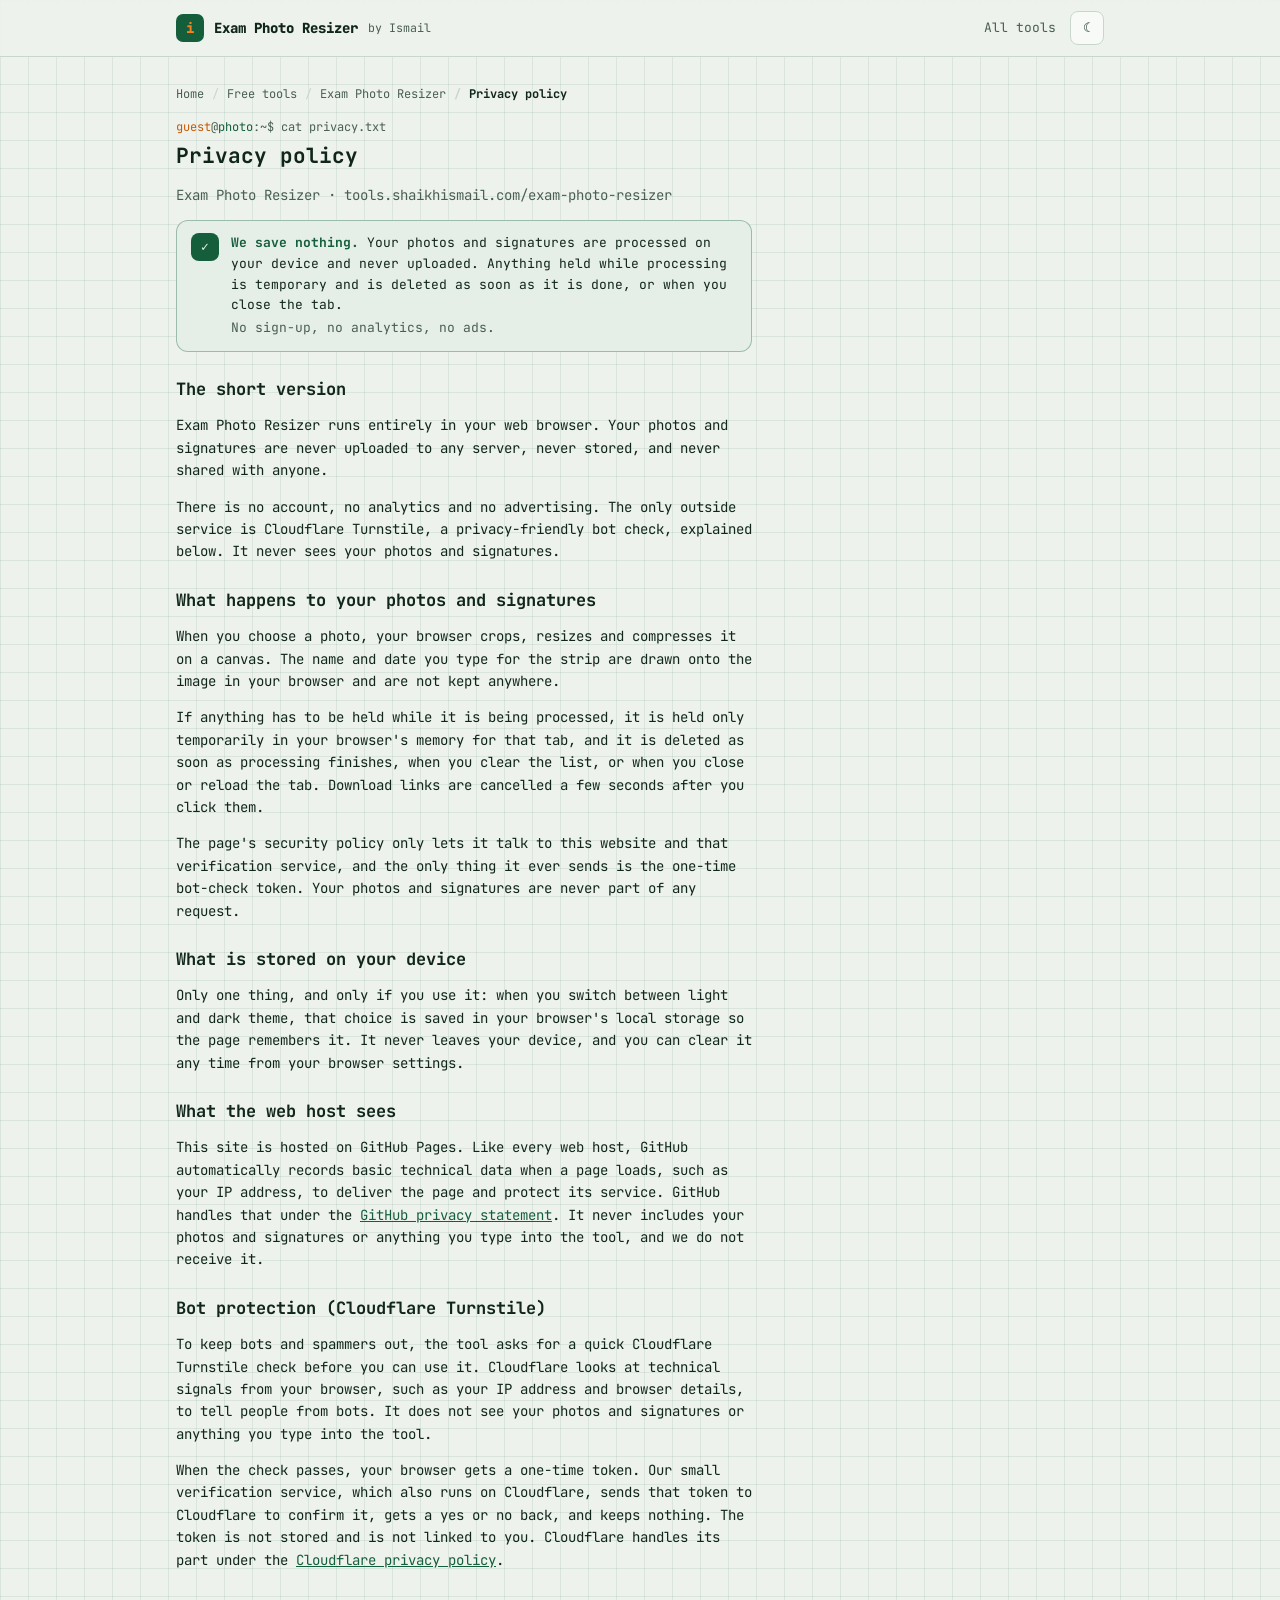
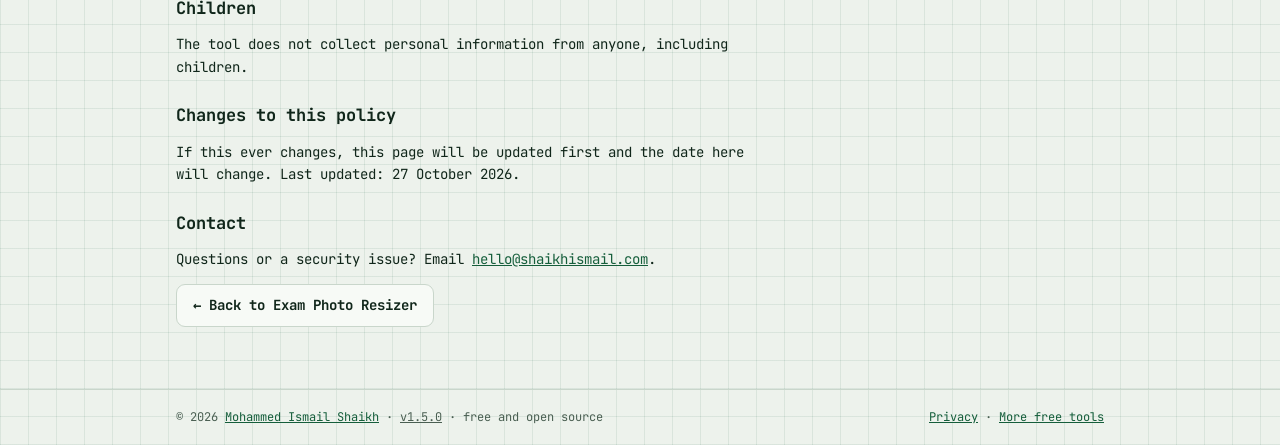
<file: public/privacy.html>
<!doctype html>
<html lang="en">
<head>
<meta charset="utf-8">
<meta http-equiv="Content-Security-Policy" content="default-src 'none'; script-src 'self' https://challenges.cloudflare.com; frame-src https://challenges.cloudflare.com; style-src 'self' 'unsafe-inline'; img-src 'self' data: blob:; font-src 'self'; connect-src 'self' https://*.workers.dev; form-action 'none'; base-uri 'none'">
<meta name="referrer" content="no-referrer">
<meta name="viewport" content="width=device-width, initial-scale=1">
<!-- seo -->
<title>Privacy policy: Exam Photo Resizer</title>
<meta name="description" content="Privacy policy for Exam Photo Resizer: nothing you use it with is uploaded, saved or tracked.">
<meta name="robots" content="index, follow">
<link rel="canonical" href="https://tools.shaikhismail.com/exam-photo-resizer/privacy.html">
<meta name="author" content="Mohammed Ismail Shaikh">
<meta name="theme-color" content="#155E3B">
<meta property="og:type" content="website">
<meta property="og:site_name" content="Free tools by Ismail Shaikh">
<meta property="og:locale" content="en_IN">
<meta property="og:url" content="https://tools.shaikhismail.com/exam-photo-resizer/privacy.html">
<meta property="og:title" content="Privacy policy: Exam Photo Resizer">
<meta property="og:description" content="Privacy policy for Exam Photo Resizer: nothing you use it with is uploaded, saved or tracked.">
<meta property="og:image" content="https://tools.shaikhismail.com/exam-photo-resizer/assets/og.png">
<meta property="og:image:width" content="1200">
<meta property="og:image:height" content="630">
<meta name="twitter:card" content="summary_large_image">
<script type="application/ld+json">{"@context":"https://schema.org","@graph":[{"@type":"BreadcrumbList","itemListElement":[{"@type":"ListItem","position":1,"name":"Home","item":"https://shaikhismail.com/"},{"@type":"ListItem","position":2,"name":"Free tools","item":"https://tools.shaikhismail.com/"},{"@type":"ListItem","position":3,"name":"Exam Photo Resizer","item":"https://tools.shaikhismail.com/exam-photo-resizer/"},{"@type":"ListItem","position":4,"name":"Privacy policy","item":"https://tools.shaikhismail.com/exam-photo-resizer/privacy.html"}]}]}</script>
<!-- /seo -->
<link rel="icon" href="data:image/svg+xml,<svg xmlns='http://www.w3.org/2000/svg' viewBox='0 0 100 100'><rect width='100' height='100' rx='22' fill='%23155E3B'/><text x='50' y='68' font-size='58' text-anchor='middle' fill='%23F5821F' font-family='monospace' font-weight='bold'>i</text></svg>">
<link rel="stylesheet" href="assets/css/tool.css?v=1.5.0">
</head>
<body>
<header class="top">
  <div class="wrap">
    <a class="brand" href="https://shaikhismail.com/"><span class="logo">i</span>Exam Photo Resizer <small>by Ismail</small></a>
    <nav>
      <a class="hide-sm" href="/">All tools</a>
      <button class="theme-btn" id="themeBtn" type="button" aria-label="Toggle theme">☾</button>
    </nav>
  </div>
</header>

<main>
  <div class="wrap">
<!-- crumbs -->
    <nav class="crumbs" aria-label="Breadcrumb"><ol><li><a href="https://shaikhismail.com/">Home</a></li><li><a href="/">Free tools</a></li><li><a href="/exam-photo-resizer/">Exam Photo Resizer</a></li><li aria-current="page">Privacy policy</li></ol></nav>
<!-- /crumbs -->
    <article class="prose">
      <div class="prompt" aria-hidden="true"><span class="u">guest</span>@<span class="d">photo</span>:~$ cat privacy.txt</div>
      <h1>Privacy policy</h1>
      <p class="muted">Exam Photo Resizer · tools.shaikhismail.com/exam-photo-resizer</p>
      <div class="notice" role="note"><span class="ico" aria-hidden="true">✓</span><div><strong>We save nothing.</strong> Your photos and signatures are processed on your device and never uploaded. Anything held while processing is temporary and is deleted as soon as it is done, or when you close the tab.<p>No sign-up, no analytics, no ads.</p></div></div>
<h2>The short version</h2>
<p>Exam Photo Resizer runs entirely in your web browser. Your photos and signatures are never uploaded to any server, never stored, and never shared with anyone.</p>
<p>There is no account, no analytics and no advertising. The only outside service is Cloudflare Turnstile, a privacy-friendly bot check, explained below. It never sees your photos and signatures.</p>
<h2>What happens to your photos and signatures</h2>
<p>When you choose a photo, your browser crops, resizes and compresses it on a canvas. The name and date you type for the strip are drawn onto the image in your browser and are not kept anywhere.</p>
<p>If anything has to be held while it is being processed, it is held only temporarily in your browser's memory for that tab, and it is deleted as soon as processing finishes, when you clear the list, or when you close or reload the tab. Download links are cancelled a few seconds after you click them.</p>
<p>The page's security policy only lets it talk to this website and that verification service, and the only thing it ever sends is the one-time bot-check token. Your photos and signatures are never part of any request.</p>
<h2>What is stored on your device</h2>
<p>Only one thing, and only if you use it: when you switch between light and dark theme, that choice is saved in your browser's local storage so the page remembers it. It never leaves your device, and you can clear it any time from your browser settings.</p>
<h2>What the web host sees</h2>
<p>This site is hosted on GitHub Pages. Like every web host, GitHub automatically records basic technical data when a page loads, such as your IP address, to deliver the page and protect its service. GitHub handles that under the <a href="https://docs.github.com/en/site-policy/privacy-policies/github-general-privacy-statement" rel="noopener">GitHub privacy statement</a>. It never includes your photos and signatures or anything you type into the tool, and we do not receive it.</p>
<h2>Bot protection (Cloudflare Turnstile)</h2>
<p>To keep bots and spammers out, the tool asks for a quick Cloudflare Turnstile check before you can use it. Cloudflare looks at technical signals from your browser, such as your IP address and browser details, to tell people from bots. It does not see your photos and signatures or anything you type into the tool.</p>
<p>When the check passes, your browser gets a one-time token. Our small verification service, which also runs on Cloudflare, sends that token to Cloudflare to confirm it, gets a yes or no back, and keeps nothing. The token is not stored and is not linked to you. Cloudflare handles its part under the <a href="https://www.cloudflare.com/privacypolicy/" rel="noopener">Cloudflare privacy policy</a>.</p>
<h2>Children</h2>
<p>The tool does not collect personal information from anyone, including children.</p>
<h2>Changes to this policy</h2>
<p>If this ever changes, this page will be updated first and the date here will change. Last updated: 27 October 2026.</p>
<h2>Contact</h2>
<p>Questions or a security issue? Email <a href="mailto:hello@shaikhismail.com">hello@shaikhismail.com</a>.</p>
      <p><a class="btn" href="./">← Back to Exam Photo Resizer</a></p>
    </article>
  </div>
</main>

<footer class="foot">
  <div class="wrap">
    <span>&copy; <span id="yr">2026</span> <a href="https://shaikhismail.com/">Mohammed Ismail Shaikh</a> · <a class="ver" id="ver" href="https://github.com/mdism/exam-photo-resizer/blob/main/CHANGELOG.md" target="_blank" rel="noopener" title="What changed in this version">v1.5.0</a> · free and open source</span>
    <span><a href="privacy.html">Privacy</a> · <a href="/">More free tools</a></span>
  </div>
</footer>

<script src="assets/js/common.js?v=1.5.0"></script>
</body>
</html>
</file>
<file: public/assets/css/tool.css>
/* Shared styles for the shaikhismail.com free tools.
   Same tokens as the main site: sage paper + forest ink, mint in dark mode, orange for actions. */

/* Font is served from this site (no Google Fonts), so no visitor data goes to a third party. */
@font-face { font-family: 'JetBrains Mono'; font-style: normal; font-weight: 400; font-display: swap; src: url('../fonts/jetbrains-mono-latin-400-normal.woff2') format('woff2'); }
@font-face { font-family: 'JetBrains Mono'; font-style: normal; font-weight: 500; font-display: swap; src: url('../fonts/jetbrains-mono-latin-500-normal.woff2') format('woff2'); }
@font-face { font-family: 'JetBrains Mono'; font-style: normal; font-weight: 700; font-display: swap; src: url('../fonts/jetbrains-mono-latin-700-normal.woff2') format('woff2'); }
@font-face { font-family: 'JetBrains Mono'; font-style: normal; font-weight: 800; font-display: swap; src: url('../fonts/jetbrains-mono-latin-800-normal.woff2') format('woff2'); }

/* ============ TOKENS ============ */
:root {
  --bg:        #EDF2EC;
  --bg-alt:    #E2EADF;
  --surface:   #F7FAF6;
  --ink:       #10261A;
  --ink-soft:  #4A5F52;
  --line:      #C9D6CB;
  --green:     #155E3B;
  --green-2:   #1F8A57;
  --orange:    #C85A06;
  --orange-ink:#FFFFFF;
  --danger:    #B42318;
  --grid:      rgba(21, 94, 59, .09);
  --font:      'JetBrains Mono', ui-monospace, 'SFMono-Regular', Menlo, Consolas, 'DejaVu Sans Mono', monospace;
  color-scheme: light;
}
@media (prefers-color-scheme: dark) {
  :root:not([data-theme="light"]) {
    --bg:        #0E1A14;
    --bg-alt:    #12221A;
    --surface:   #152A1F;
    --ink:       #E3EFE6;
    --ink-soft:  #93AB9C;
    --line:      #25402F;
    --green:     #5FD39A;
    --green-2:   #3FB57C;
    --orange:    #FF9A3D;
    --orange-ink:#1A0F05;
    --danger:    #FF8A7A;
    --grid:      rgba(95, 211, 154, .07);
    color-scheme: dark;
  }
}
:root[data-theme="dark"] {
  --bg:        #0E1A14;
  --bg-alt:    #12221A;
  --surface:   #152A1F;
  --ink:       #E3EFE6;
  --ink-soft:  #93AB9C;
  --line:      #25402F;
  --green:     #5FD39A;
  --green-2:   #3FB57C;
  --orange:    #FF9A3D;
  --orange-ink:#1A0F05;
  --danger:    #FF8A7A;
  --grid:      rgba(95, 211, 154, .07);
  color-scheme: dark;
}

/* ============ BASE ============ */
*, *::before, *::after { box-sizing: border-box; }
html { -webkit-text-size-adjust: 100%; }
body {
  margin: 0; min-height: 100vh; display: flex; flex-direction: column;
  font-family: var(--font); font-size: 14px; line-height: 1.6;
  color: var(--ink); background-color: var(--bg);
  background-image: linear-gradient(var(--grid) 1px, transparent 1px), linear-gradient(90deg, var(--grid) 1px, transparent 1px);
  background-size: 28px 28px;
}
a { color: var(--green); }
h1, h2, h3 { line-height: 1.25; margin: 0 0 .4em; }
.wrap { width: 100%; max-width: 960px; margin: 0 auto; padding: 0 16px; }
.muted { color: var(--ink-soft); }
.sr-only { position: absolute; width: 1px; height: 1px; overflow: hidden; clip: rect(0 0 0 0); white-space: nowrap; }
:focus-visible { outline: 2px solid var(--orange); outline-offset: 2px; }

/* ============ HEADER / FOOTER ============ */
.top { border-bottom: 1px solid var(--line); background: color-mix(in srgb, var(--bg) 88%, transparent); backdrop-filter: blur(6px); position: sticky; top: 0; z-index: 10; }
.top .wrap { display: flex; align-items: center; justify-content: space-between; gap: 12px; height: 56px; }
.brand { display: flex; align-items: center; gap: 10px; text-decoration: none; color: var(--ink); font-weight: 800; }
.brand .logo { width: 28px; height: 28px; border-radius: 7px; background: #155E3B; color: #F5821F; display: grid; place-items: center; font-weight: 800; }
.brand small { font-weight: 400; color: var(--ink-soft); }
.top nav { display: flex; align-items: center; gap: 14px; font-size: 13px; }
.top nav a { text-decoration: none; color: var(--ink-soft); }
.top nav a:hover { color: var(--green); }
.theme-btn { border: 1px solid var(--line); background: var(--surface); color: var(--ink); border-radius: 8px; width: 34px; height: 34px; cursor: pointer; font: inherit; }
main { flex: 1; padding: 28px 0 48px; }
.foot { border-top: 1px solid var(--line); padding: 18px 0; font-size: 12px; color: var(--ink-soft); }
.foot .wrap { display: flex; flex-wrap: wrap; justify-content: space-between; gap: 8px; }

/* ============ PAGE PIECES ============ */
.prompt { font-size: 12px; color: var(--ink-soft); margin-bottom: 6px; }
.prompt .u { color: var(--orange); } .prompt .d { color: var(--green); }
.lead { color: var(--ink-soft); margin: 0 0 22px; max-width: 64ch; }
.card { background: var(--surface); border: 1px solid var(--line); border-radius: 12px; padding: 18px; }
.stack > * + * { margin-top: 16px; }
.grid-2 { display: grid; grid-template-columns: repeat(auto-fit, minmax(260px, 1fr)); gap: 16px; }
.notice { display: flex; gap: 12px; align-items: flex-start; background: color-mix(in srgb, var(--green) 8%, var(--surface)); border: 1px solid color-mix(in srgb, var(--green) 35%, transparent); border-radius: 12px; padding: 12px 14px; font-size: 13px; max-width: 72ch; }
.notice .ico { flex: none; width: 28px; height: 28px; border-radius: 8px; display: grid; place-items: center; background: var(--green); color: var(--bg); font-weight: 800; }
.notice strong { color: var(--green); }
.notice p { margin: 2px 0 0; color: var(--ink-soft); }
.gate { display: flex; flex-wrap: wrap; gap: 8px 16px; align-items: center; background: var(--surface); border: 1px dashed var(--line); border-radius: 12px; padding: 12px 14px; }
.gate .gate-title { font-size: 13px; font-weight: 700; }
.gate .gate-state { font-size: 12px; color: var(--ink-soft); flex-basis: 100%; }
.gate .gate-widget { min-height: 65px; }
[data-gated].locked { opacity: .45; filter: grayscale(.4); pointer-events: none; user-select: none; }
.ver { color: inherit; }
.prose { max-width: 72ch; }
.prose h2 { font-size: 17px; margin-top: 1.6em; }
.prose li + li { margin-top: 4px; }

/* Drop zone */
.drop { display: block; border: 2px dashed var(--line); border-radius: 12px; padding: 28px 16px; text-align: center; cursor: pointer; background: var(--surface); transition: border-color .15s, background .15s; }
.drop:hover, .drop.over { border-color: var(--green); background: color-mix(in srgb, var(--green) 6%, var(--surface)); }
.drop strong { display: block; font-size: 15px; }
.drop input { position: absolute; width: 1px; height: 1px; opacity: 0; }

/* Form controls */
label.f, div.f { display: block; font-size: 12px; color: var(--ink-soft); margin-bottom: 4px; }
input[type=number], input[type=text], input[type=date], input[type=time], input[type=password], select {
  width: 100%; font: inherit; color: var(--ink); background: var(--bg); border: 1px solid var(--line);
  border-radius: 8px; padding: 8px 10px; min-height: 38px;
}
input[type=range] { width: 100%; accent-color: var(--green); }
.row { display: flex; flex-wrap: wrap; gap: 12px; align-items: end; }
.row > * { flex: 1 1 140px; }
.seg { display: inline-flex; border: 1px solid var(--line); border-radius: 9px; overflow: hidden; flex-wrap: wrap; }
.seg button { font: inherit; font-size: 13px; border: 0; background: var(--surface); color: var(--ink); padding: 7px 14px; cursor: pointer; }
.seg button + button { border-left: 1px solid var(--line); }
.seg button[aria-pressed=true] { background: var(--green); color: var(--bg); }

.btn { font: inherit; font-weight: 700; border: 1px solid var(--line); background: var(--surface); color: var(--ink); border-radius: 9px; padding: 9px 16px; cursor: pointer; text-decoration: none; display: inline-flex; align-items: center; gap: 6px; }
.btn:hover { border-color: var(--green); }
.btn.primary { background: var(--orange); border-color: var(--orange); color: var(--orange-ink); }
.btn.primary:hover { filter: brightness(1.07); }
.btn:disabled { opacity: .5; cursor: not-allowed; }
.btn.small { padding: 5px 10px; font-size: 12px; font-weight: 500; }
.actions { display: flex; flex-wrap: wrap; gap: 10px; }

/* Result lists */
.list { list-style: none; margin: 0; padding: 0; }
.item { display: flex; align-items: center; gap: 12px; padding: 10px 0; border-top: 1px solid var(--line); }
.item:first-child { border-top: 0; }
.item .thumb { width: 52px; height: 52px; object-fit: cover; border-radius: 8px; border: 1px solid var(--line); flex: none; background: var(--bg-alt); }
.item .info { flex: 1; min-width: 0; }
.item .name { font-weight: 700; overflow: hidden; text-overflow: ellipsis; white-space: nowrap; }
.item .meta { font-size: 12px; color: var(--ink-soft); }
.good { color: var(--green); font-weight: 700; }
.warn { color: var(--orange); font-weight: 700; }
.err  { color: var(--danger); }

/* Stat tiles and tables */
.stats { display: grid; grid-template-columns: repeat(auto-fit, minmax(150px, 1fr)); gap: 12px; }
.stat { background: var(--bg); border: 1px solid var(--line); border-radius: 10px; padding: 12px; }
.stat .k { font-size: 12px; color: var(--ink-soft); }
.stat .v { font-size: 20px; font-weight: 800; font-variant-numeric: tabular-nums; }
.stat.hl .v { color: var(--green); }
.table-wrap { overflow-x: auto; }
table { border-collapse: collapse; width: 100%; font-size: 13px; font-variant-numeric: tabular-nums; }
th, td { text-align: right; padding: 7px 10px; border-bottom: 1px solid var(--line); white-space: nowrap; }
th:first-child, td:first-child { text-align: left; }
th { color: var(--ink-soft); font-weight: 500; }

.tabs { display: flex; gap: 6px; margin-bottom: 16px; flex-wrap: wrap; }
.tabs button { font: inherit; border: 1px solid var(--line); background: var(--surface); color: var(--ink); border-radius: 999px; padding: 6px 16px; cursor: pointer; }
.tabs button[aria-selected=true] { background: var(--green); border-color: var(--green); color: var(--bg); }
[hidden] { display: none !important; }

@media (max-width: 560px) {
  .top nav .hide-sm { display: none; }
  .brand small { display: none; }
}

/* ============ TOOLS INDEX (tools.shaikhismail.com) ============ */
.tools-grid { display: grid; grid-template-columns: repeat(auto-fill, minmax(250px, 1fr)); gap: 16px; }
.tool { display: flex; flex-direction: column; gap: 10px; background: var(--surface); border: 1px solid var(--line); border-radius: 12px; padding: 16px; color: var(--ink); text-decoration: none; transition: border-color .15s, transform .15s; }
a.tool:hover { border-color: var(--green); transform: translateY(-2px); }
.tool .ico { width: 40px; height: 40px; border-radius: 10px; display: grid; place-items: center; background: color-mix(in srgb, var(--green) 14%, transparent); color: var(--green); font-weight: 800; font-size: 15px; }
.tool h2 { margin: 0; font-size: 16px; }
.tool p { margin: 0; font-size: 13px; color: var(--ink-soft); flex: 1; }
.tool .meta { display: flex; justify-content: space-between; gap: 10px; font-size: 12px; color: var(--ink-soft); }
.tool .go { color: var(--orange); font-weight: 700; }
.tool.soon { border-style: dashed; }

/* ============ BREADCRUMB ============ */
.crumbs ol { list-style: none; margin: 0 0 14px; padding: 0; display: flex; flex-wrap: wrap; gap: 4px 0; font-size: 12px; color: var(--ink-soft); }
.crumbs li + li::before { content: '/'; margin: 0 8px; color: var(--line); }
.crumbs a { color: var(--ink-soft); text-decoration: none; }
.crumbs a:hover { color: var(--green); text-decoration: underline; }
.crumbs [aria-current] { color: var(--ink); font-weight: 700; }

/* ============ INPUT → PROCESS → OUTPUT ============ */
.flow { display: grid; grid-template-columns: 1fr auto 1fr auto 1fr; align-items: stretch; gap: 8px; margin: 0 0 18px; max-width: 840px; padding: 0; list-style: none; }
.flow li { background: var(--surface); border: 1px solid var(--line); border-radius: 10px; padding: 10px 12px; font-size: 13px; }
.flow li.arrow { background: none; border: 0; padding: 0; display: grid; place-items: center; color: var(--orange); font-weight: 800; font-size: 18px; }
.flow b { display: block; font-size: 11px; letter-spacing: .06em; text-transform: uppercase; color: var(--green); margin-bottom: 2px; }
@media (max-width: 640px) {
  .flow { grid-template-columns: 1fr; gap: 4px; }
  .flow li.arrow { transform: rotate(90deg); height: 18px; }
}

/* ============ FAQ ============ */
.faq h2 { font-size: 16px; margin-bottom: 8px; }
.faq details { border-top: 1px solid var(--line); padding: 10px 0; }
.faq details:first-of-type { border-top: 0; }
.faq summary { cursor: pointer; font-weight: 700; }
.faq details p { margin: 6px 0 0; color: var(--ink-soft); max-width: 72ch; }

/* ============ PAGE / IMAGE GRID (PDF to Image, Image to PDF) ============ */
.tiles { display: grid; grid-template-columns: repeat(auto-fill, minmax(150px, 1fr)); gap: 12px; list-style: none; margin: 0; padding: 0; }
.tile { position: relative; display: flex; flex-direction: column; gap: 6px; background: var(--bg); border: 1px solid var(--line); border-radius: 10px; padding: 8px; }
.tile.dragging { opacity: .4; }
.tile.drop-before { box-shadow: -4px 0 0 var(--orange); }
.tile .pic { aspect-ratio: 3 / 4; display: grid; place-items: center; background: var(--bg-alt); border-radius: 6px; overflow: hidden; cursor: grab; }
.tile .pic img { max-width: 100%; max-height: 100%; object-fit: contain; transition: transform .2s; }
.tile .num { z-index: 1; position: absolute; top: 12px; left: 12px; background: var(--green); color: var(--bg); font-size: 11px; font-weight: 800; border-radius: 6px; padding: 1px 7px; }
.tile .name { font-size: 12px; overflow: hidden; text-overflow: ellipsis; white-space: nowrap; }
.tile .meta { font-size: 11px; color: var(--ink-soft); }
.tile .tools { display: flex; gap: 4px; flex-wrap: wrap; }
.tile .tools .btn { flex: 1 1 auto; justify-content: center; padding: 4px 6px; }
.progress { height: 6px; border-radius: 3px; background: var(--bg-alt); overflow: hidden; }
.progress > span { display: block; height: 100%; width: 0; background: var(--green); transition: width .2s; }
.check { display: flex; gap: 8px; align-items: center; font-size: 13px; }
.big { font-size: 22px; font-weight: 800; line-height: 1.35; color: var(--green); margin: 0; }
.stat .v { overflow-wrap: anywhere; }
@media (max-width: 560px) { .stat .v { font-size: 17px; } }
</file>
